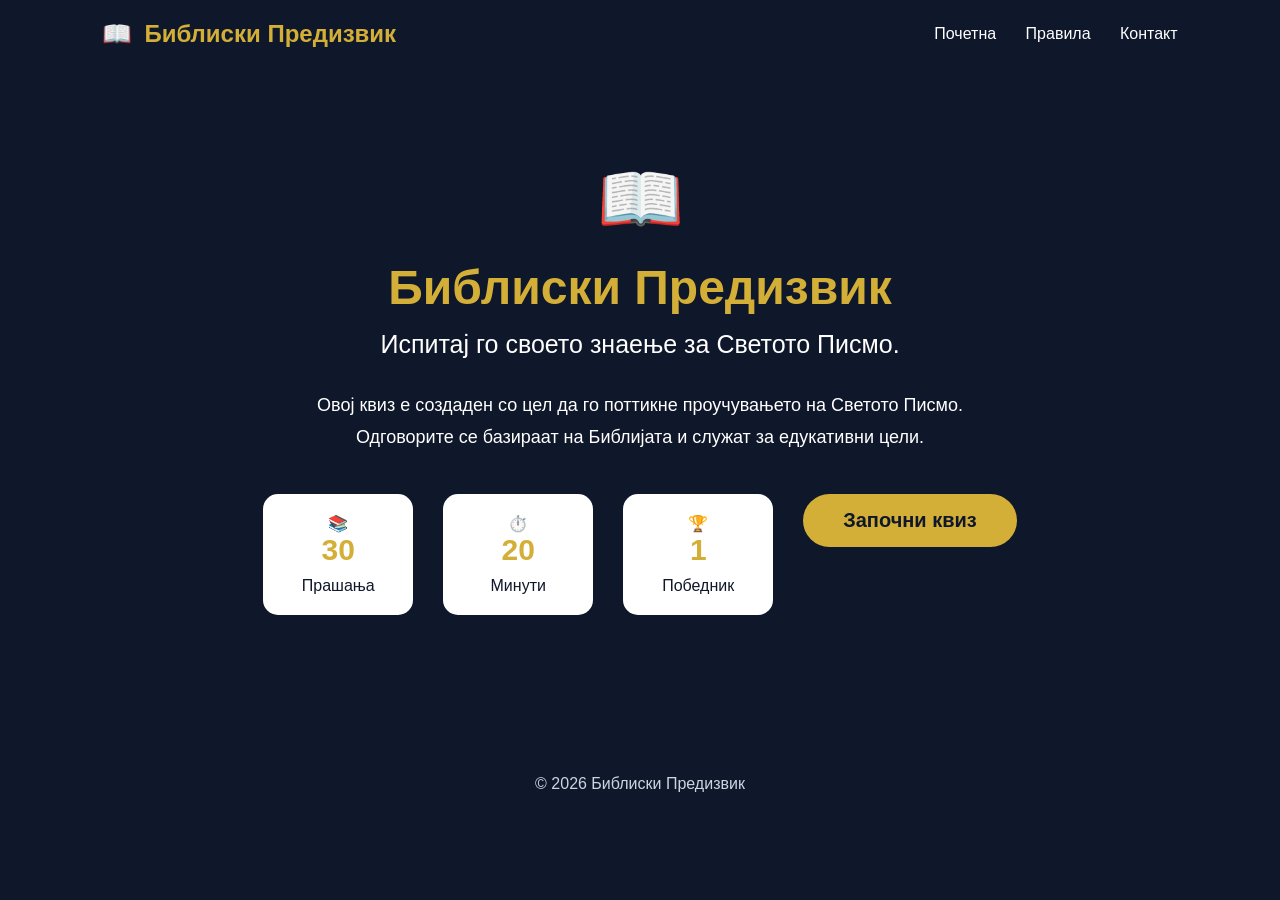
<file: index.html>
<!DOCTYPE html>
<html lang="mk">
<head>
    <meta charset="UTF-8">
    <meta name="viewport" content="width=device-width, initial-scale=1.0">
    <title>Библиски Предизвик</title>

    <link rel="stylesheet" href="style.css">
</head>

<body>

<header>
    <div class="logo">
        📖
        <span>Библиски Предизвик</span>
    </div>

    <nav>
        <a href="#">Почетна</a>
        <a href="#">Правила</a>
        <a href="#">Контакт</a>
    </nav>
</header>


<section class="hero">

    <div class="bible-icon">
        📖
    </div>

    <h1>Библиски Предизвик</h1>

    <h2>
        Испитај го своето знаење за Светото Писмо.
    </h2>


    <p>
        Овој квиз е создаден со цел да го поттикне 
        проучувањето на Светото Писмо.
        Одговорите се базираат на Библијата 
        и служат за едукативни цели.
    </p>


    <div class="info">

        <div>
            📚
            <strong>30</strong>
            <span>Прашања</span>
        </div>

        <div>
            ⏱️
            <strong>20</strong>
            <span>Минути</span>
        </div>

        <div>
            🏆
            <strong>1</strong>
            <span>Победник</span>
        </div>


<a href="register.html">
    <button>
        Започни квиз
    </button>
</a>


</section>


<footer>

© 2026 Библиски Предизвик

</footer>


</body>
</html>
</file>
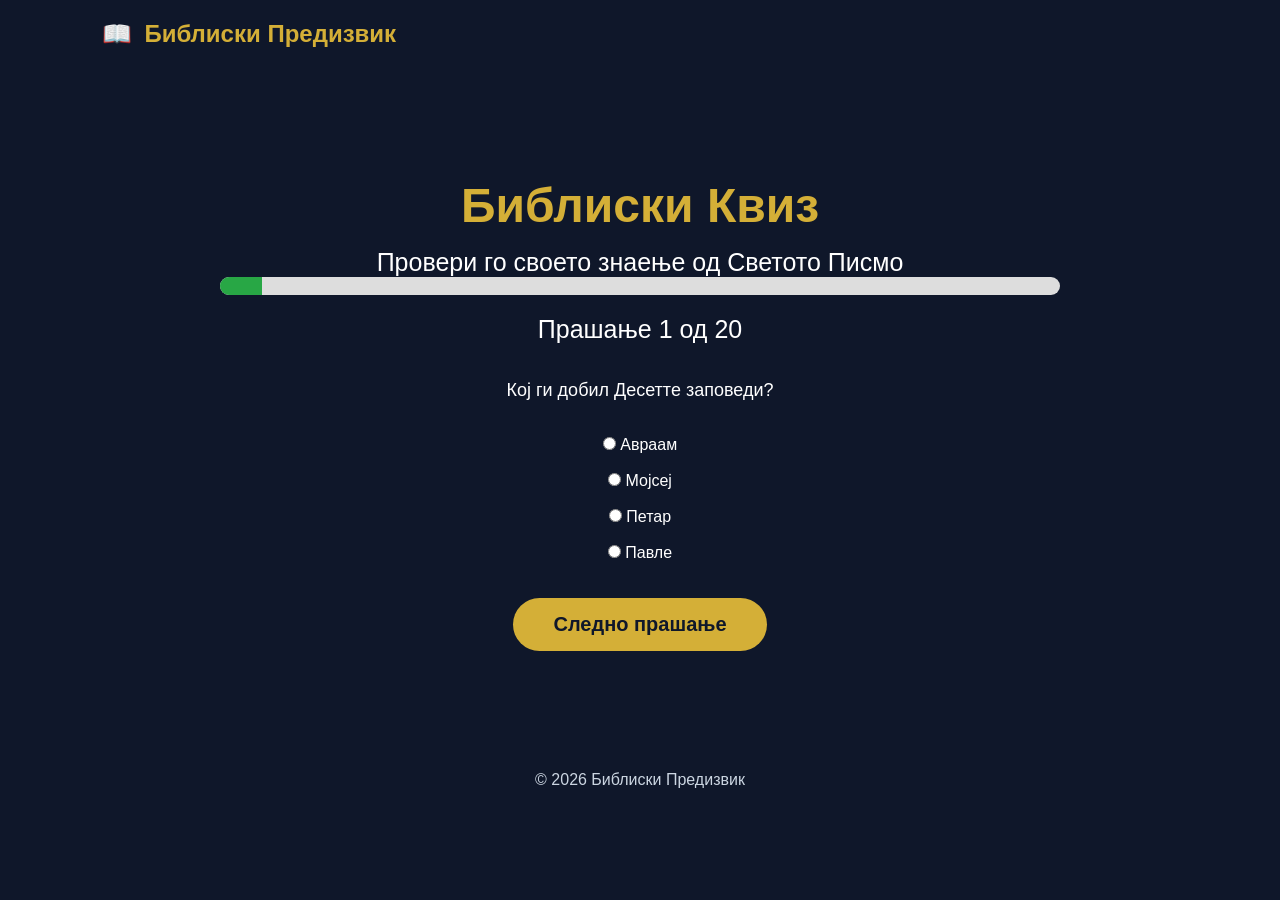
<file: quiz.html>
<!DOCTYPE html>
<html lang="mk">

<head>

<meta charset="UTF-8">
<meta name="viewport" content="width=device-width, initial-scale=1.0">

<title>Библиски Квиз</title>

<link rel="stylesheet" href="style.css">

</head>


<body>


<header>

<div class="logo">
📖
<span>Библиски Предизвик</span>
</div>

</header>



<section class="hero">


<h1>
Библиски Квиз
</h1>


<h2>
Провери го своето знаење од Светото Писмо
</h2>



<div class="quiz-box">


<div class="progress">

<div class="progress-bar" id="progress-bar"></div>

</div>

<h2 id="question-number">
Прашање 1 од 5
</h2>


<p id="question-text">
Кој ја изградил Ноевата арка?
</p>



<div id="answers">


<label>
<input type="radio" name="answer" value="0">
Авраам
</label>


<label>
<input type="radio" name="answer" value="1">
Ное
</label>


<label>
<input type="radio" name="answer" value="2">
Мојсеј
</label>


</div>



<br>


<button onclick="nextQuestion()">
Следно прашање
</button>



</div>


</section>



<footer>

© 2026 Библиски Предизвик

</footer>

<script src="questions.js"></script>
<script src="script.js"></script>


</body>

</html>
</file>
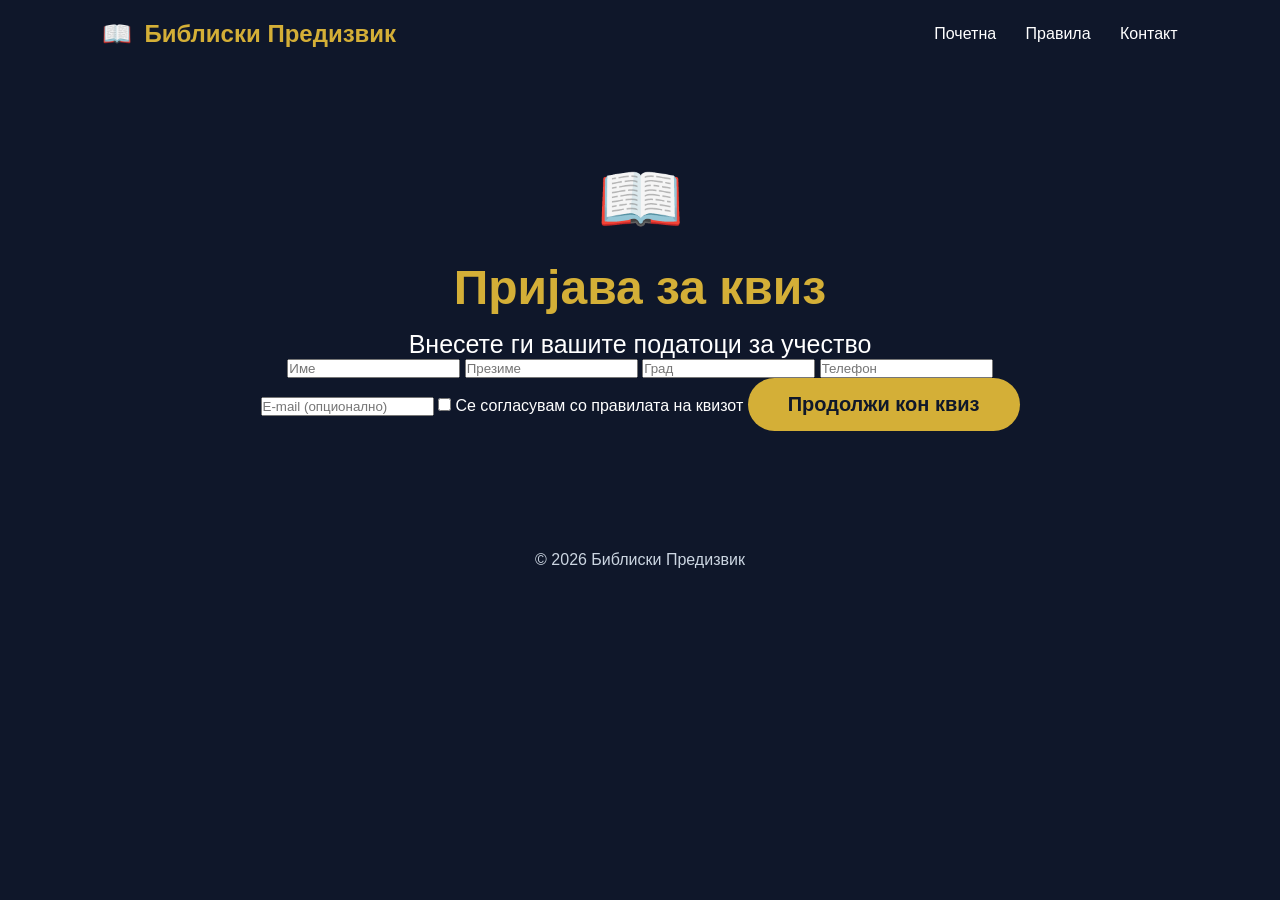
<file: register.html>
<!DOCTYPE html>
<html lang="mk">
<head>
    <meta charset="UTF-8">
    <meta name="viewport" content="width=device-width, initial-scale=1.0">
    <title>Пријава - Библиски Предизвик</title>

    <link rel="stylesheet" href="style.css">
</head>

<body>

<header>
    <div class="logo">
        📖
        <span>Библиски Предизвик</span>
    </div>

    <nav>
        <a href="index.html">Почетна</a>
        <a href="#">Правила</a>
        <a href="#">Контакт</a>
    </nav>
</header>


<section class="hero">

    <div class="bible-icon">
        📖
    </div>

    <h1>Пријава за квиз</h1>

    <h2>
        Внесете ги вашите податоци за учество
    </h2>


    <form class="register-form">

        <input type="text" placeholder="Име" required>

        <input type="text" placeholder="Презиме" required>

        <input type="text" placeholder="Град" required>

        <input type="tel" placeholder="Телефон" required>

        <input type="email" placeholder="E-mail (опционално)">


        <label class="check">
            <input type="checkbox" required>
            Се согласувам со правилата на квизот
        </label>

<button type="button" onclick="startQuiz()">
    Продолжи кон квиз
</button>

    </form>


</section>


<footer>

© 2026 Библиски Предизвик

</footer>

<script>

function startQuiz(){

let name =
document.querySelectorAll(".register-form input")[0].value;

let surname =
document.querySelectorAll(".register-form input")[1].value;

let city =
document.querySelectorAll(".register-form input")[2].value;

let phone =
document.querySelectorAll(".register-form input")[3].value;


if(name=="" || surname=="" || city=="" || phone==""){

alert("Ве молиме пополнете ги задолжителните полиња.");

return;

}


localStorage.setItem("name", name);
localStorage.setItem("surname", surname);
localStorage.setItem("city", city);
localStorage.setItem("phone", phone);


window.location.href="quiz.html";

}

</script>
</body>
</html>
</file>
<file: style.css>
* {
    margin: 0;
    padding: 0;
    box-sizing: border-box;
}


body {
    font-family: Arial, sans-serif;
    background: #0f172a;
    color: white;
    min-height: 100vh;
}


/* HEADER */

header {
    width: 100%;
    padding: 20px 8%;
    display: flex;
    justify-content: space-between;
    align-items: center;
}


.logo {
    display: flex;
    align-items: center;
    gap: 12px;
    font-size: 24px;
    font-weight: bold;
    color: #d4af37;
}


nav a {
    color: white;
    text-decoration: none;
    margin-left: 25px;
    font-size: 16px;
}


nav a:hover {
    color: #d4af37;
}


/* HERO SECTION */

.hero {
    text-align: center;
    max-width: 900px;
    margin: 60px auto;
    padding: 30px;
}


.bible-icon {
    font-size: 70px;
}


h1 {
    margin-top: 20px;
    font-size: 48px;
    color: #d4af37;
}


h2 {
    margin-top: 15px;
    font-size: 25px;
    font-weight: normal;
}


p {
    margin: 30px auto;
    line-height: 1.8;
    font-size: 18px;
    max-width: 700px;
}


/* INFO BOXES */

.info {
    display: flex;
    justify-content: center;
    gap: 30px;
    margin: 40px 0;
}


.info div {
    background: white;
    color: #0f172a;
    width: 150px;
    padding: 20px;
    border-radius: 15px;
}


.info strong {
    display: block;
    font-size: 30px;
    color: #d4af37;
}


.info span {
    display: block;
    margin-top: 10px;
}


/* BUTTON */

button {

    background: #d4af37;
    color: #0f172a;

    border: none;
    padding: 15px 40px;

    font-size: 20px;
    font-weight: bold;

    border-radius: 30px;

    cursor: pointer;
}


button:hover {

    transform: scale(1.05);

}


/* FOOTER */

footer {

    text-align: center;

    padding: 30px;

    color: #cbd5e1;

}


/* MOBILE */

@media(max-width:700px){

header{

    flex-direction: column;
    gap:20px;

}


h1{

    font-size:35px;

}


.info{

    flex-direction: column;
    align-items:center;

}

}
.progress{

width:100%;

height:18px;

background:#ddd;

border-radius:30px;

overflow:hidden;

margin-bottom:20px;

}

.progress-bar{

height:100%;

width:0%;

background:#28a745;

transition:0.4s;

}
</file>
